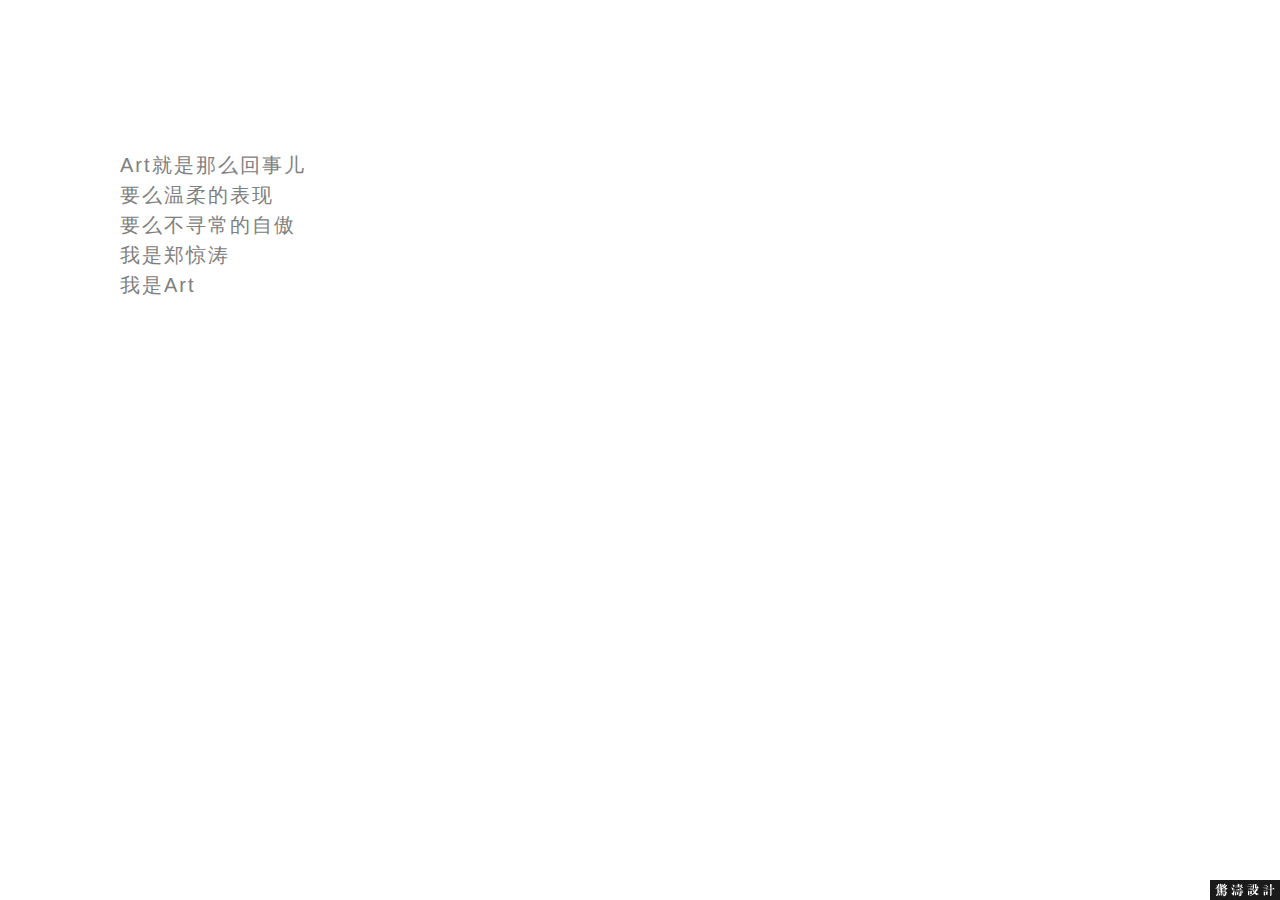
<file: index.html>
<!DOCTYPE HTML>
<html lang="en-US">
<head>
	<meta charset="UTF-8">
	<title>惊涛设计 -- eseenchean</title>
	<link href="css/common.css" rel="stylesheet" type="text/css" />
	<style type="text/css">
	html,body{height:100%;}
	.ie6-cover{position:absolute;width:100%;height:100%;background-color:#000;text-align:center;color:#fff;}
	.ie6-cover table{width:100%;height:100%;}
	/*===== slogan =====*/
	.slogan{margin:150px 0 0 120px;font-size:20px;letter-spacing:.1em;}
	</style>
</head>
<body>
	<div class="knight-box">
		<div class="slogan">
		Art就是那么回事儿 <br />
		要么温柔的表现 <br />
		要么不寻常的自傲 <br />
		我是郑惊涛 <br />
		我是Art
		</div>
	</div>
	<div class="logo">驚濤設計</div>
	<script type="text/javascript" src="js/jquery.js"></script>
	<script type="text/javascript" src="js/online.js"></script>
	<script type="text/javascript">
	//=================================================
    // 首页
    //=================================================
	if(ol.browser.msie && ol.browser.version === '6.0'){
		$('.knight-box').empty();
		$('.logo').hide();
		var fragment = '<div class="ie6-cover"><table>' +
						'<tr><td>我們不支持落後的IE6瀏覽器，請更新您的瀏覽器後再訪問，謝謝！</td></tr>' +
						'</table></div>';
		$('body').append(fragment);
	}else{
		setTimeout(function(){
			location.href="home.html";
		},2000);
	}
	</script>
</body>
</html>
</file>
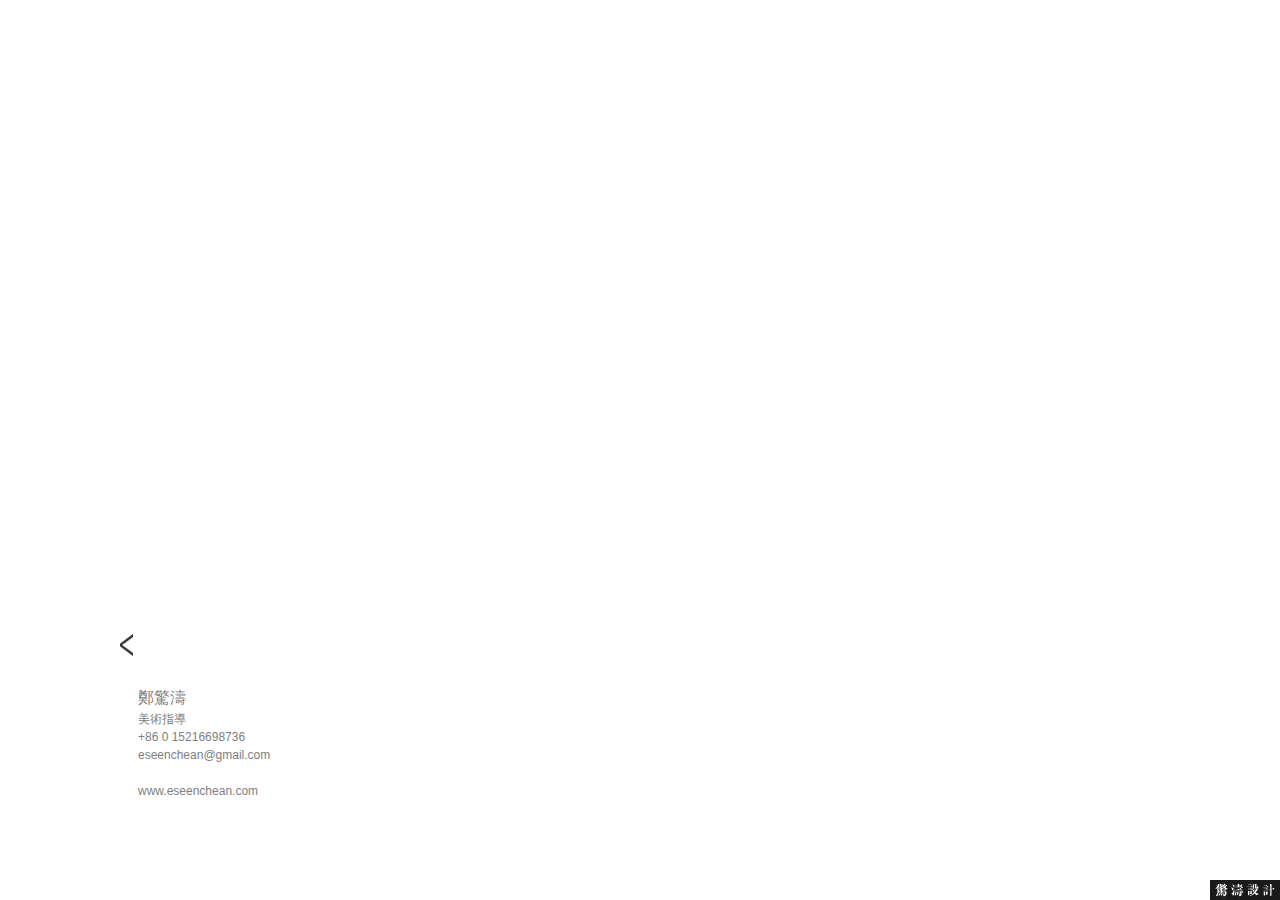
<file: contact.html>
<!DOCTYPE HTML>
<html lang="en-US">
<head>
	<meta charset="UTF-8">
	<title>聯繫</title>
	<link href="css/common.css" rel="stylesheet" type="text/css" />
</head>
<body>
	<div class="wrap">
		<div class="contact">
			<div class="link"><a href="javascript:history.back();" title="返回上一頁"></a></div>
			<div class="info">
				<h5>鄭驚濤</h5>
				美術指導<br />
				+86 0 15216698736 <br />
				eseenchean@gmail.com <br /><br />
				www.eseenchean.com
			</div>
		</div>
	</div>
	<div class="logo">驚濤設計</div>
</body>
</html>
</file>
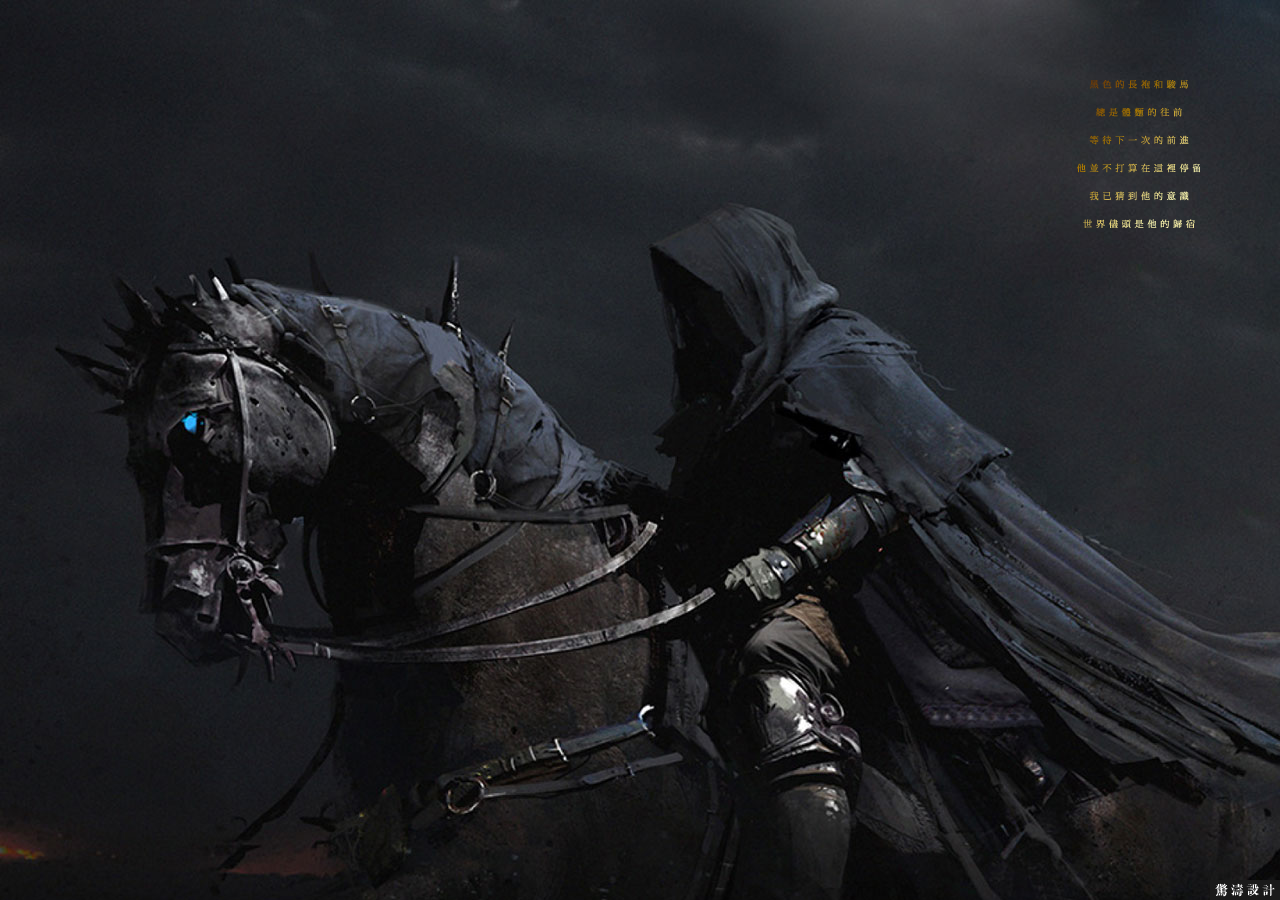
<file: index(2013.10.12).html>
<!DOCTYPE HTML>
<html lang="en-US">
<head>
	<meta charset="UTF-8">
	<title>knight</title>
	<link href="css/common.css" rel="stylesheet" type="text/css" />
	<style type="text/css">
	html,body{height:100%;}
	.ie6-cover{position:absolute;width:100%;height:100%;background-color:#000;text-align:center;color:#fff;}
	.ie6-cover table{width:100%;height:100%;}
	</style>
</head>
<body>
	<div class="knight-box"><img src="image/knight.jpg" alt="" /></div>
	<div class="copywrite">
		<img src="image/knight_copy.png" alt="" />
	</div>
	<div class="logo">驚濤設計</div>
	<script type="text/javascript" src="js/jquery.js"></script>
	<script type="text/javascript">
	//=================================================
    // 首页
    //=================================================
	if($.browser.version == '6.0'){
		$('.knight-box').empty();
		$('.logo').hide();
		var fragment = '<div class="ie6-cover"><table>' +
						'<tr><td>我們不支持落後的IE6瀏覽器，請更新您的瀏覽器後再訪問，謝謝！</td></tr>' +
						'</table></div>';
		$('body').append(fragment);
	}else{
		var setImg = function(){
			var wd=$(window).width();
			$('.knight-box').find('img').css({'width':wd,'height':'auto'});
		}
		setImg();
		$(window).resize(function(){
			setImg();
		});
		var Timeout = (window.setTimeout(function(){
			window.location.href="home.html";
		},2000))();
	}
	</script>
</body>
</html>
</file>
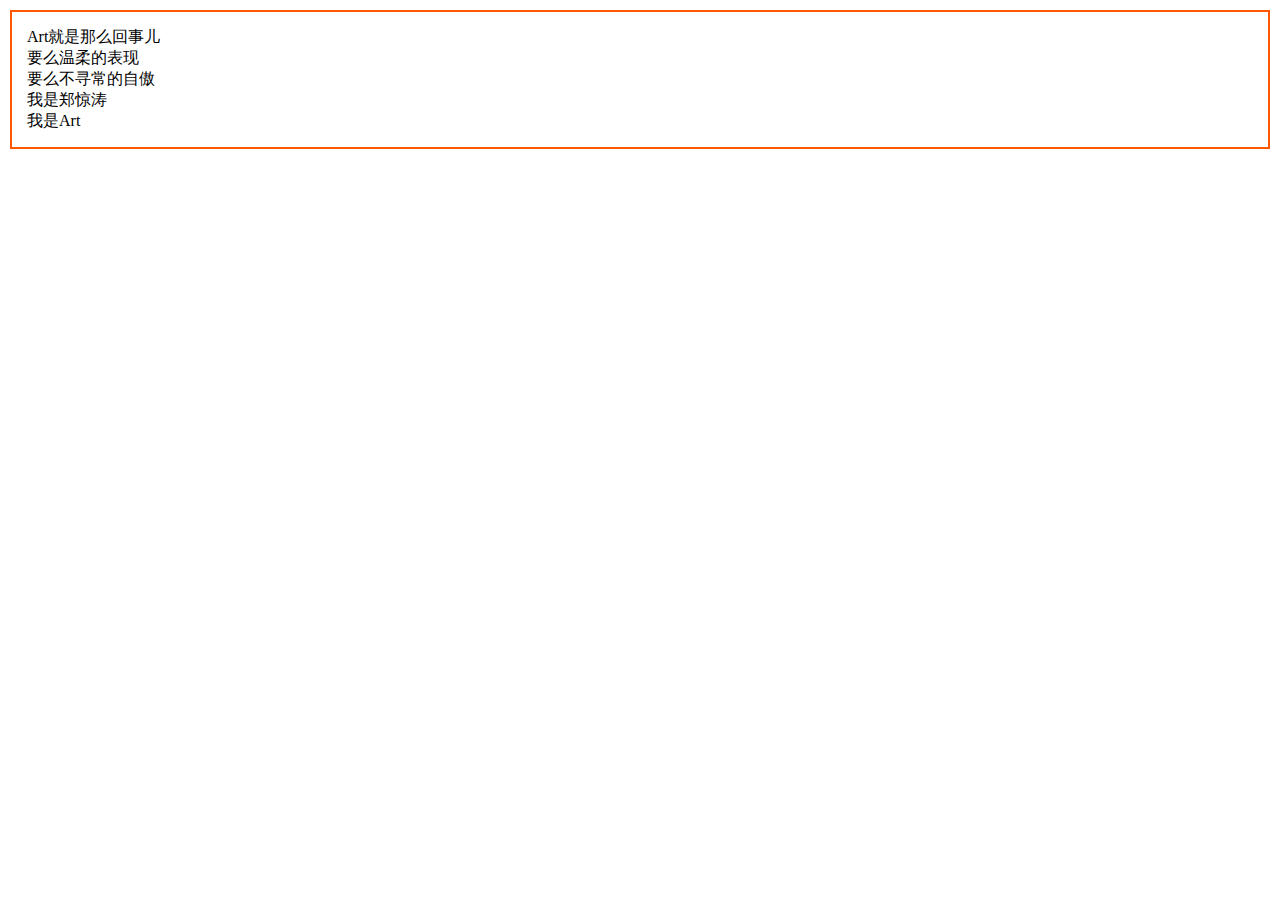
<file: respond.html>
<!DOCTYPE html>
<html lang="en-US">
<head>
  <meta charset="utf-8">
  <title>响应式测试</title>
  <meta name="viewport" content="width=device-width, initial-scale=1.0"> 
  <!--[if lt IE 9]>  
    <script src="http://css3-mediaqueries-js.googlecode.com/svn/trunk/css3-mediaqueries.js"></script>  
  <![endif]-->
  <link rel="stylesheet" type="text/css" href="css/respond.css" media="all" />
</head>
<body>
	<div class="box">
		Art就是那么回事儿 <br />
		要么温柔的表现 <br />
		要么不寻常的自傲 <br />
		我是郑惊涛 <br />
		我是Art
	</div>
</body>
</html>
</file>
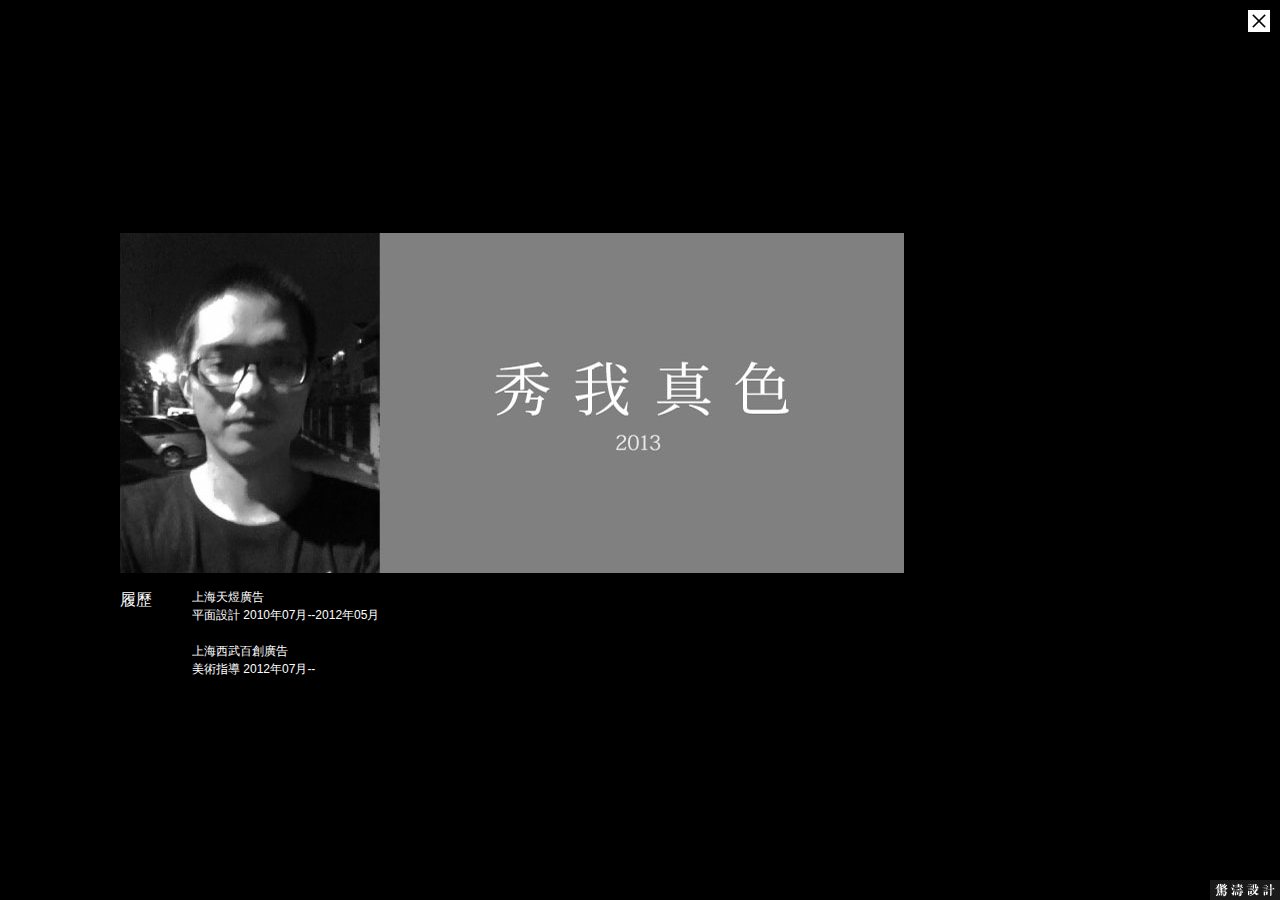
<file: show_me.html>
<!DOCTYPE HTML>
<html lang="en-US">
<head>
	<meta charset="UTF-8">
	<title>秀我</title>
	<link href="css/common.css" rel="stylesheet" type="text/css" />
</head>
<body class="showme">
	<div class="close"><a href="javascript:history.back();" title="關閉"></a></div>
	<div class="wrap">
		<div class="showme-container">
			<img src="image/showme.jpg" alt="秀我真色2013" />
			<div class="resume">
				<div class="fl">履歷</div>
				<div class="over-box">
					上海天煜廣告<br />
					平面設計  2010年07月--2012年05月 <br /><br />
					上海西武百創廣告<br />
					美術指導  2012年07月--
				</div>
			</div>
		</div>
	</div>
	<div class="logo">驚濤設計</div>
</body>
</html>
</file>
<file: css/common.css>
/**
 * Created with JetBrains WebStorm.
 * User: jVan
 * Date: 13-7-14
 * Time: 上午9:15
 * Description: 公共样式
 */
@charset "utf-8";
html{
    height:100%;
    -webkit-text-size-adjust: 100%;
    -ms-text-size-adjust: 100%;
    -webkit-font-smoothing:antialiased;
}
body{
    margin:0;
    padding:0;
    color:#808080;
    min-width: 980px;
    font:12px/1.5 "\5b8b\4f53","tahoma","arial","Helvetica";
}
h1,h2,h3,h4,h5,h6,p,figure,form{
    margin:0;
}
i,em,var,cite{
    font-style: normal;
}
table{
    border-collapse:collapse;
    border-spacing:0;
    }
img{
    border:0;
    vertical-align:middle;
    -ms-interpolation-mode: bicubic;
}
a{
    text-decoration:none;
    color:#808080;
}
a:hover{
    color:#262626;
    text-decoration:none;
}
a:focus {
    outline: none;
}
/* hn */
h1{
    font-size:20px;
    line-height:36px;
}
h2{
    font-size:18px;
    line-height:30px;
}
h3{
    font-size: 16px;
    line-height:24px;
}
h4,h5,h6{
    font-size:12px;
}
h1,h2,h3,h4,h5,h6{
    font-family: "arial";
    font-weight: normal;
    color: #333333;
}
/* ul ol dl */
ul,li,ol{
    margin: 0;
    padding:0;
    list-style: none outside none;
}
ul.has-style li,ol li{
    margin-left:25px;
}
ul.has-style li{
    list-style:disc;
}
ol li{
    list-style:decimal;
}
ul.inline-style li{
    float:left;
    display:inline;
}
dl,dd{
    margin: 0;
}
dt{
    font-weight: bold;
}
svg:not(:root) {
    overflow: hidden;
}
pre{
    margin:0;
    white-space: pre-wrap;
    white-space: -moz-pre-wrap !important;
    white-space: -pre-wrap;
    white-space: -o-pre-wrap;
    word-wrap: break-word;
}
/* clearfix */
.cf{*zoom:1;}
.cf:before, .cf:after {content:"";display:table;}
.cf:after{clear:both;overflow:hidden;}
.cl{clear:both;overflow:hidden;font-size:0;height:0;}
/* -------------------------------------------------
 * form
 * -------------------------------------------------
*/
button,input,select,textarea{
    font-size:100%;
    font-family:tahoma;
    margin: 0;
    outline: 0 none;
    vertical-align: baseline;
    *vertical-align: middle;
}
textarea{
    overflow: auto;
    vertical-align:top;
    resize:none;
}
button,input{
    line-height:normal;
}
button,
html input[type="button"],
input[type="reset"],
input[type="submit"],
.submit-btn{
    -webkit-appearance: button;
    cursor: pointer;
    *overflow: visible;
}
button[disabled],
input[disabled],
.disable{
    cursor: default;
}
input[type="checkbox"],
input[type="radio"],
.form-radio,
.form-checkbox{
    box-sizing: border-box;
    padding: 0;
    *height: 13px;
    *width: 13px;
}
fieldset{
    border: 1px solid #c0c0c0;
    margin: 0 2px 18px;
    padding: 0.35em 0.625em 0.75em;
}
legend{
    border: 0;
    padding: 0;
    white-space: normal;
    *margin-left: -7px;
}
button::-moz-focus-inner,input::-moz-focus-inner{
    border: 0;
    padding: 0;
}
/* -------------------------------------------------
 * css3 & html5
 * -------------------------------------------------
*/
/* html5 */
article,aside,details,figcaption,figure,footer,header,hgroup,nav,section,summary{
    display: block;
}
audio,canvas,video{
    display: inline-block;
    *display: inline;
    *zoom: 1;
}
audio:not([controls]){
    display: none;
    height: 0;
}
nav ul,nav ol {
    list-style: none;
    list-style-image: none;
}
input[type="search"]{
    -webkit-appearance: textfield;
    -moz-box-sizing: content-box;
    -webkit-box-sizing: content-box;
    box-sizing: content-box;
}
input[type="search"]::-webkit-search-cancel-button,input[type="search"]::-webkit-search-decoration{
    -webkit-appearance: none;
}
:-moz-placeholder,::-webkit-input-placeholder{
    color: #999;
}

/* -------------------------------------------------
 * 滚动条 style
 * -------------------------------------------------
*/
::-webkit-scrollbar{width:12px;height:12px}
::-webkit-scrollbar-button:vertical{display:none}
::-webkit-scrollbar-track:vertical{background-color:black}
::-webkit-scrollbar-track-piece{background:#FFF}
::-webkit-scrollbar-thumb:vertical{background-color:#8E8E8E;border-radius:0px}
::-webkit-scrollbar-thumb:vertical:hover{background-color:#3B3B3B}
::-webkit-scrollbar-thumb:horizontal{background-color:#8E8E8E;border-radius:0px}
::-webkit-scrollbar-thumb:horizontal:hover{background-color:#3B3B3B}
::-webkit-scrollbar-corner:vertical{background-color:#535353}
::-webkit-scrollbar-resizer:vertical{background-color:#FF6E00}

/* -------------------------------------------------
 * layout style
 * -------------------------------------------------
*/
.fl{float: left;_display: inline;}
.fr{float: right;_display: inline;}
.over-box{overflow:hidden;zoom:1;}
.wrap{padding:120px;}

/* -------------------------------------------------
 * 间隙 style
 * -------------------------------------------------
*/
.mt10{margin-top: 10px;}
.mt20{margin-top: 20px;}
.mb10{margin-bottom: 10px;}
.mb20{margin-bottom: 20px;}
.mr10{margin-right: 10px;}

/* -------------------------------------------------
 * global style
 * -------------------------------------------------
*/
.logo{position:fixed;right:0;bottom:0;background:url('../image/logo.gif') no-repeat;width:70px;height:20px;text-indent:-9999em;}
/*不支持ie6提示*/
.ie6-cover{position:absolute;top:0;left:0;width:100%;height:100%;background-color:#000;text-align:center;color:#fff;}
.ie6-cover table{width:100%;height:100%;}
/* -------------------------------------------------
 * index
 * -------------------------------------------------
*/
.knight-box{position:absolute;top:0;left:0;width:100%;height:100%;overflow:hidden;}
.slogan{margin:150px 0 0 120px;font-size:20px;letter-spacing:.1em;}
.copywrite{position:absolute;right:80px;top:80px;}

/* -------------------------------------------------
 * home
 * -------------------------------------------------
*/
.main-menu{font-size:20px;float:left;width:240px;}
.main-menu>ul>li{margin:0 0 4px;cursor:pointer;position:relative;}
.main-menu li>span{display:block;background-color:#eeeeee;color:#000000;position:relative;z-index:99999;}
.main-menu li>span:hover{background-color:#bbabac;color:#ffffff;}
.main-menu li>.extend{color:#262626;}
.main-menu li>a{display:block;background-color:#eeeeee;color:#000000;}
.main-menu li>a:hover{background-color:#bbabac;color:#ffffff;}
.main-menu li .child li{width:240px;position:relative;margin-top:-30px;}
.main-menu li .child li a{color:#ffffff;background-color:#776e72;}
.main-menu li .child li a:hover{background-color:#000000;}
.main-menu li .child{}

/* -------------------------------------------------
 * show_me
 * -------------------------------------------------
*/
.showme{background-color:#000;}
.showme .close a{position:absolute;right:10px;top:10px;width:22px;height:22px;background:url('../image/close_showme.gif') no-repeat;}
.showme-container{width:784px;height:434px;position:absolute;top:50%;margin:-217px 0 0 0;}
.showme-container .resume{color:#fff;padding-top:15px;}
.showme-container .resume .fl{font-size:16px;margin-right:40px;}

/* -------------------------------------------------
 * contact
 * -------------------------------------------------
*/
.contact{position:absolute;bottom:100px;}
.contact h5{font-size:16px;color:#808080;}
.contact .link{padding-bottom:30px;}
.contact .link a{display:block;background:url('../image/arrow.gif') no-repeat;width:13px;height:22px;}
.contact .info{padding-left:18px;}

/* -------------------------------------------------
 * brand show
 * -------------------------------------------------
*/
.brand-box{position:absolute;height:198px;top:50%;margin-top:-99px;width: 100%;}
.brand-box .goback{position:absolute;left:120px;top:-80px;}
.brand-box .goback a{display:block;background:url('../image/arrow.gif') no-repeat;width:13px;height:22px;}
.brand-box .detail{position:absolute;left:138px;bottom:-100px;}
.brand-box .detail h3{margin-bottom:5px;}
.brand-box .marquee-box{overflow:hidden;position:absolute;height:198px;}
.fullwidth-box{float:left;width:1000%;}
.fullwidth-box a{float:left;}
.fullwidth-box .original{float:left;}
.fullwidth-box .clone{float:left;}
/*comp popup*/
.comp{position:absolute;width:500px;height:500px;top:50%;left:50%;margin:-250px 0 0 -250px;-webkit-transform: scale(0); transform: scale(0); -webkit-transition: -webkit-box-shadow .2s ease-in-out, -webkit-transform .2s ease-in-out; transition: box-shadow .2s ease-in-out, transform .2s ease-in-out;}
.s-visible{-webkit-transform: scale(1); transform: scale(1);visibility:visible;}
.comp .comp-pic{height:375px;}
.comp .comp-detail{margin-top:20px;}
.comp .action{position:absolute;right:-22px;top:0;}
.comp .action i,.comp .action span{display:inline-block;width:22px;height:22px;cursor:pointer;}
.comp .action i{background:url('../image/unfold.gif') no-repeat;}
.comp .action span{background:url('../image/close_case.gif') no-repeat;}
/*maskbox遮罩*/
.maskbox{position:absolute;width:100%;height:100%;}
/*full screen*/
.fullscreen{position:absolute;width:100%;height:100%;overflow:hidden;background-color:#000;}
.fullscreen .full-pic{text-align:center;display:table;width:100%;height:100%;}
.fullscreen .full-pic span{display:table-cell;vertical-align:middle;}
.fullscreen .full-close{position:absolute;right:10px;top:10px;}
.fullscreen .full-close a{display:block;width:22px;height:22px;background:url('../image/close_showme.gif') no-repeat;}
.fullscreen .action{position:absolute;right:10px;bottom:15px;width:70px;overflow:hidden;zoom:1;}
.fullscreen .action .prev,.fullscreen .action .next{width:10px;height:20px;}
.fullscreen .action .prev{float:left;background:url('../image/full_action.gif') no-repeat;}
.fullscreen .action .next{float:right;background:url('../image/full_action.gif') right top no-repeat;}
.fullscreen .action .page-num{text-align:center;width:50px;float:left;font-size:14px;color:#fff;}
</file>
<file: css/respond.css>
*{margin:0;padding:0;box-sizing:border-box}
.box{margin:10px;border:2px solid #ff5702;padding:15px;}
@media screen and (max-width: 43.75em){
	.box{border: 2px solid #000;color:red;}
}
</file>
